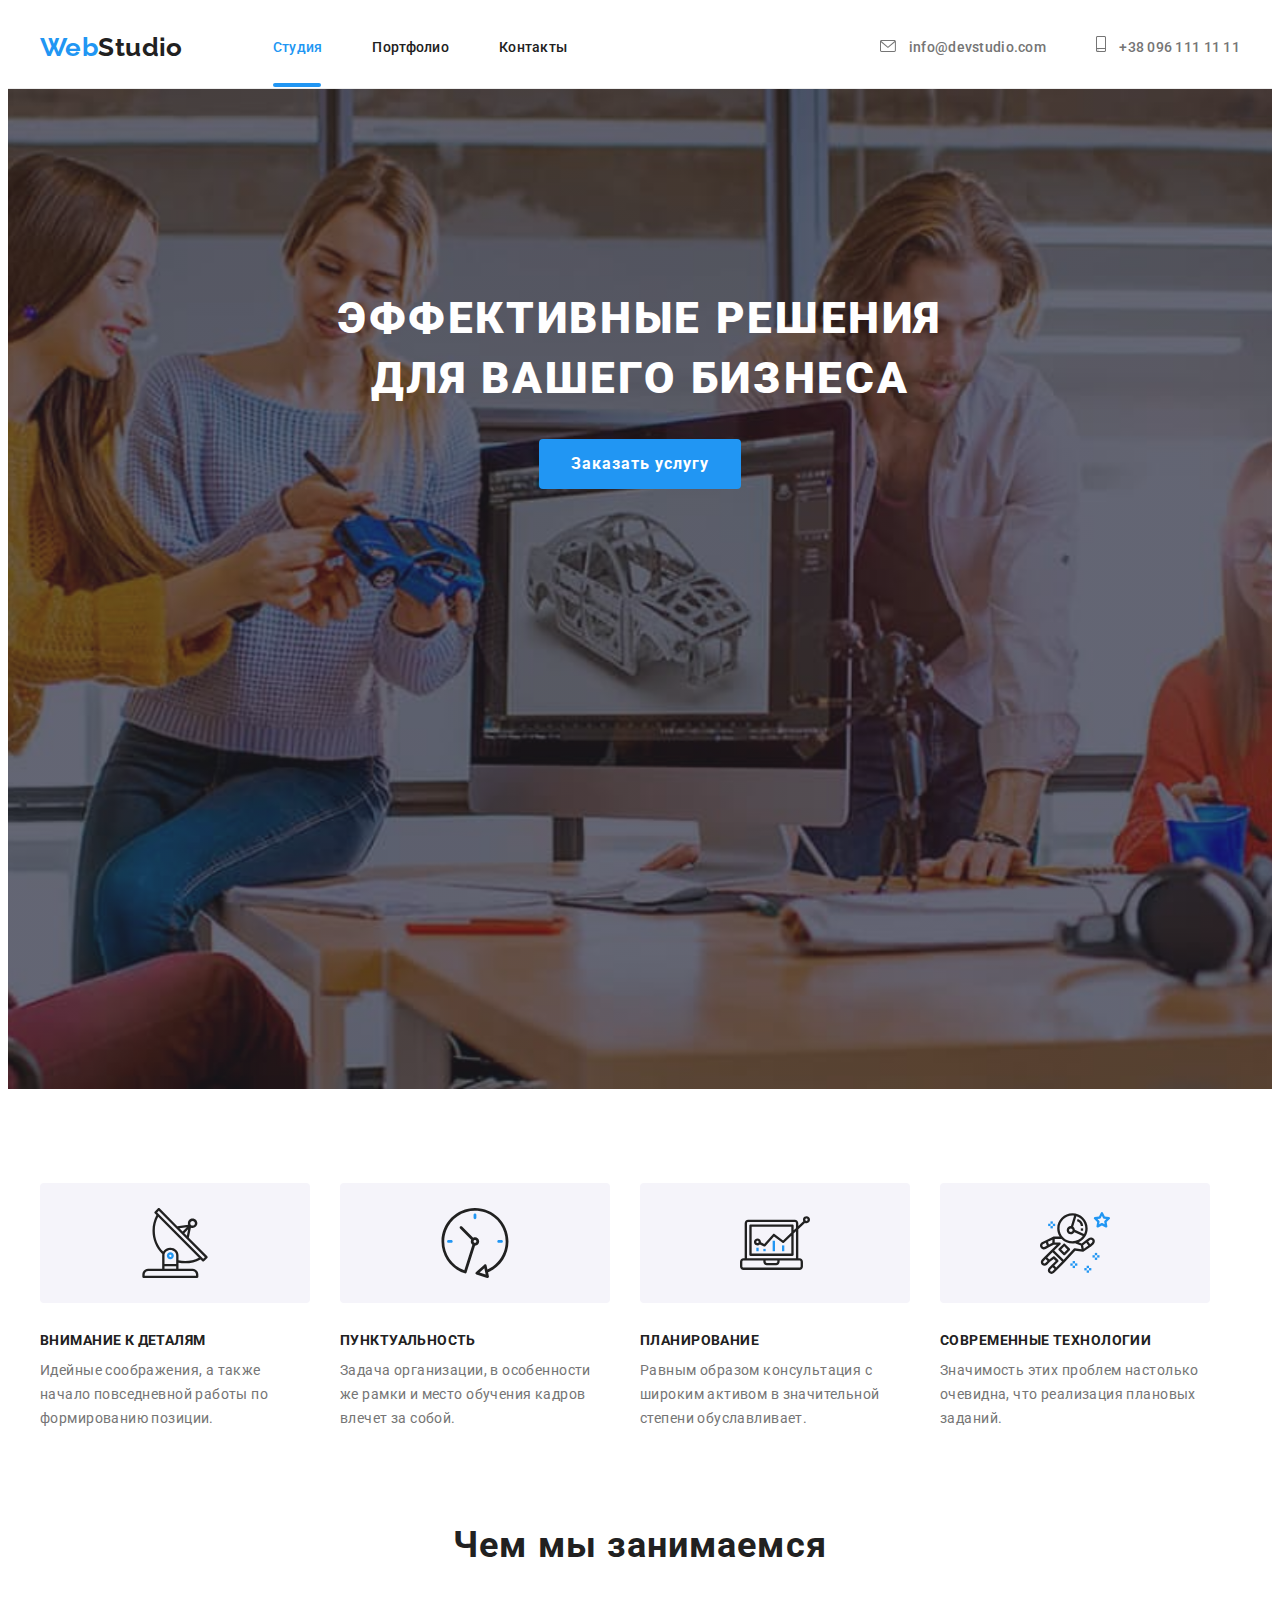
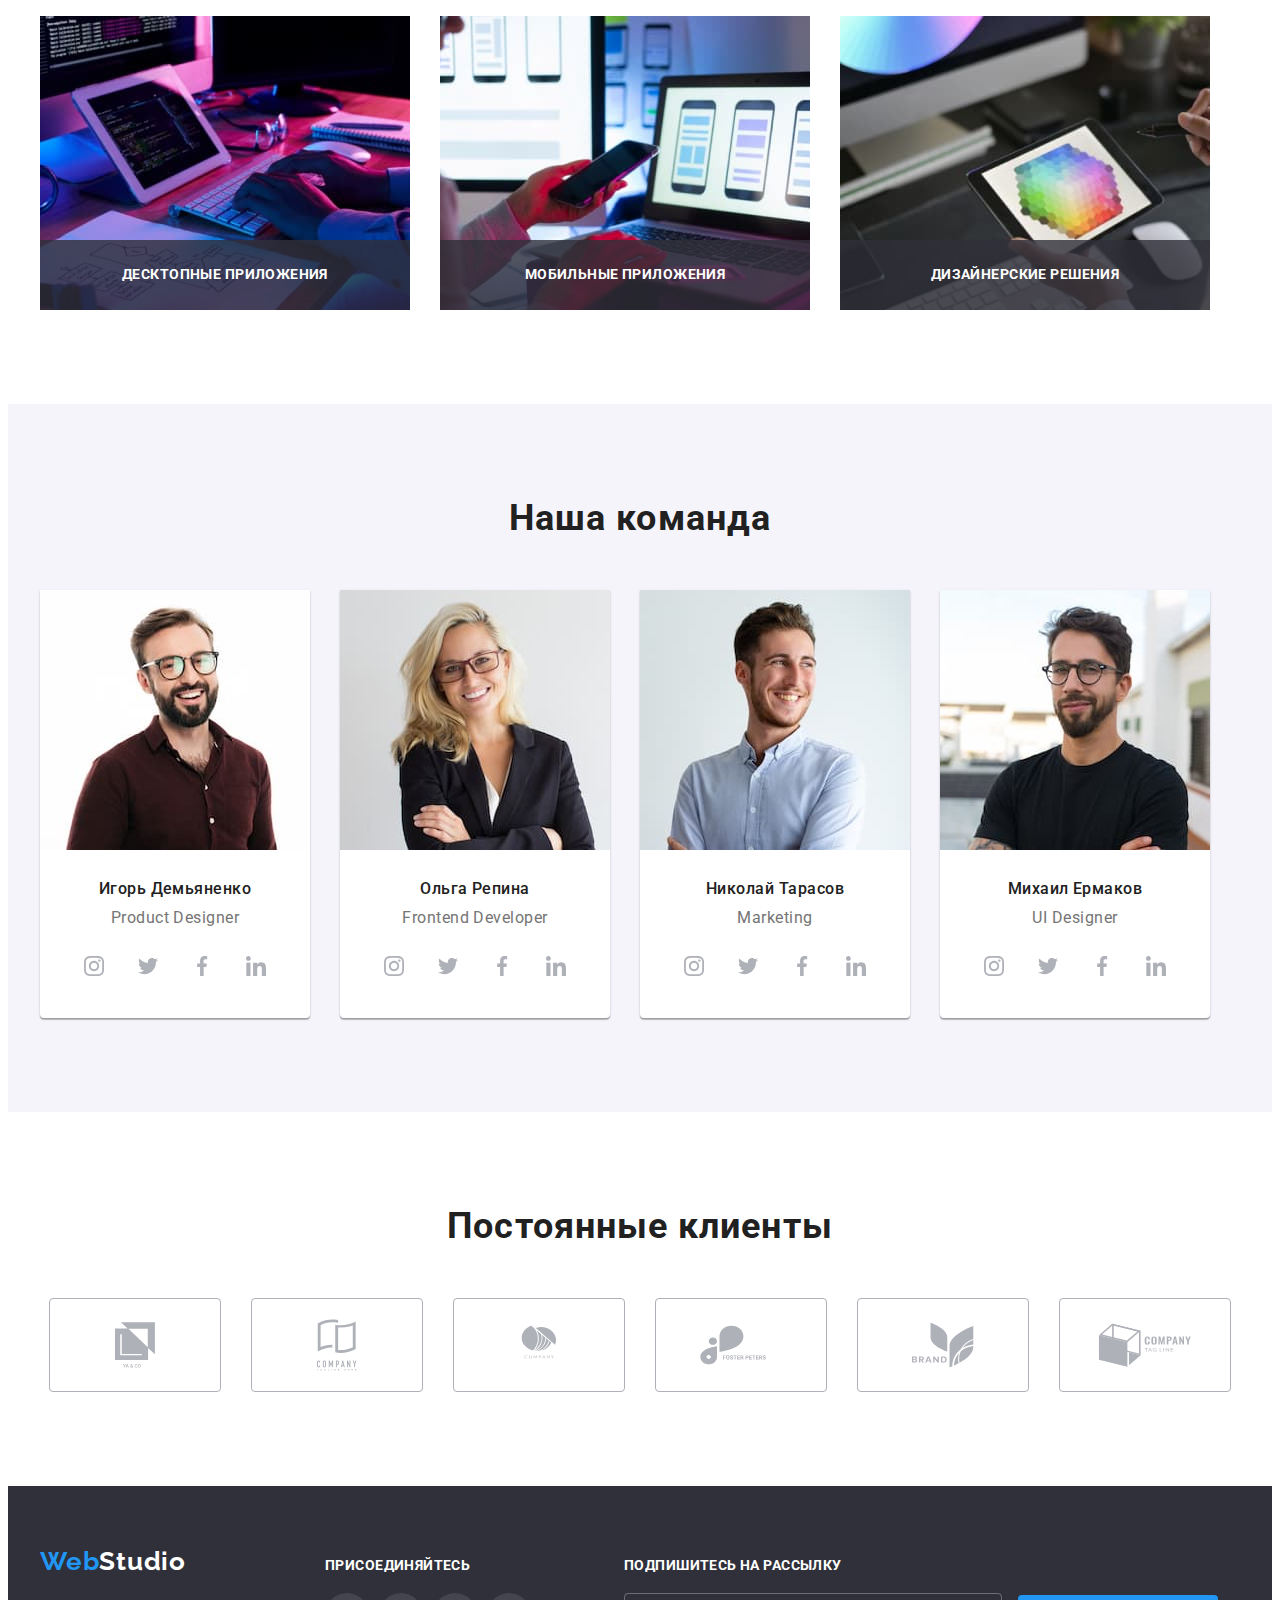
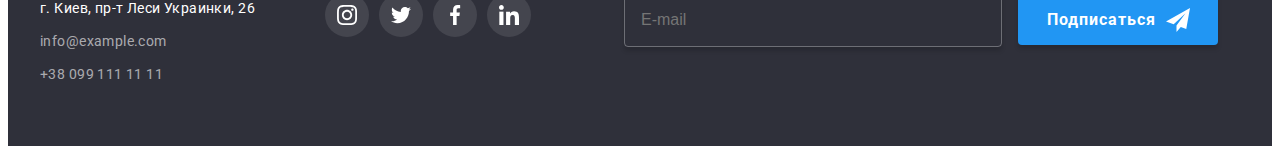
<file: index.html>
<!DOCTYPE html>
<html lang="ru">
  <head>
    <meta charset="UTF-8" />
    <meta http-equiv="X-UA-Compatible" content="IE=edge" />
    <meta name="viewport" content="width=device-width, initial-scale=1.0" />
    <title>WebStudio|Веб-Студия</title>
    <link rel="preconnect" href="https://fonts.gstatic.com" />
    <link
      href="https://fonts.googleapis.com/css2?family=Raleway:wght@700&family=Roboto:wght@400;500;700;900&display=swap"
      rel="stylesheet"
    />
    <link
      rel="stylesheet"
      href="https://cdnjs.cloudflare.com/ajax/libs/modern-normalize/1.0.0/modern-normalize.min.css"
      integrity="sha512-ISS7cAi1PEhQ8jnbJpJZMd29NlhNj4AWYyLOSp2CE/CsHxTCu+r+t0D2yoJudVrd0/8fTVPUVDzY5Tvli75u/g=="
      crossorigin="anonymous"
    />
    <link rel="stylesheet" href="css/main.min.css" />
  </head>
  <body>
    <!--шапка страницы-->
    <header class="header-main">
      <!--меню навигации-->
      <div class="container header-main__container">
        <nav class="header-main__nav">
          <a class="logo" lang="en" href="index.html"
            ><span class="logo-web">Web</span>Studio</a
          >
          <ul class="website-nav-list">
            <li class="website-nav-list__item">
              <a class="website-nav-list__link--current" href="index.html"
                >Студия</a
              >
            </li>
            <li class="website-nav-list__item">
              <a class="website-nav-list__link" href="portfolio.html"
                >Портфолио</a
              >
            </li>
            <li class="website-nav-list__item">
              <a class="website-nav-list__link" href="#address">Контакты</a>
            </li>
          </ul>
        </nav>
        <ul class="contacts-nav-list">
          <li class="contacts-nav-list__item">
            <a class="contacts-nav-list__link" href="mailto:info@devstudio.com"
              ><svg class="contacts-nav-list__icon" width="16" height="12">
                <use href="./images/sprite.svg#icon-mail"></use>
              </svg>
              info@devstudio.com</a
            >
          </li>
          <li class="contacts-nav-list__item">
            <a class="contacts-nav-list__link" href="tel:+380961111111">
              <svg class="contacts-nav-list__icon" width="10" height="16">
                <use href="./images/sprite.svg#icon-smartphone"></use>
              </svg>
              +38 096 111 11 11</a
            >
          </li>
        </ul>
      </div>
    </header>
    <!--Основной контент-->
    <main>
      <!--Контейнер для заказа-->
      <section class="section section-hero">
        <div class="container">
          <h1 class="section-hero__title">
            Эффективные решения для вашего бизнеса
          </h1>
          <button class="section-hero__button" type="button" data-modal-open>
            Заказать услугу
          </button>
        </div>
      </section>

      <!--Секция особенностей-->
      <section class="section">
        <div class="container">
          <ul class="feature-list">
            <li class="feature-list__item">
              <div class="feature-list__link">
                <svg class="feature-list__icon">
                  <use
                    class="feature-list__icon"
                    href="./images/sprite.svg#icon-antenna"
                  ></use>
                </svg>
              </div>
              <h3 class="feature-list__title">Внимание к деталям</h3>
              <p class="feature-list__text">
                Идейные соображения, а также начало повседневной работы по
                формированию позиции.
              </p>
            </li>
            <li class="feature-list__item">
              <div class="feature-list__link">
                <svg class="feature-list__icon">
                  <use
                    class="feature-list__icon"
                    href="./images/sprite.svg#icon-clock"
                  ></use>
                </svg>
              </div>
              <h3 class="feature-list__title">Пунктуальность</h3>
              <p class="feature-list__text">
                Задача организации, в особенности же рамки и место обучения
                кадров влечет за собой.
              </p>
            </li>
            <li class="feature-list__item">
              <div class="feature-list__link">
                <svg class="feature-list__icon">
                  <use
                    class="feature-list__icon"
                    href="./images/sprite.svg#icon-diagram"
                  ></use>
                </svg>
              </div>
              <h3 class="feature-list__title">Планирование</h3>
              <p class="feature-list__text">
                Равным образом консультация с широким активом в значительной
                степени обуславливает.
              </p>
            </li>
            <li class="feature-list__item">
              <div class="feature-list__link">
                <svg class="feature-list__icon">
                  <use
                    class="feature-list__icon"
                    href="./images/sprite.svg#icon-astronaut"
                  ></use>
                </svg>
              </div>
              <h3 class="feature-list__title">Современные технологии</h3>
              <p class="feature-list__text">
                Значимость этих проблем настолько очевидна, что реализация
                плановых заданий.
              </p>
            </li>
          </ul>
        </div>
      </section>
      <!--Секция чем мы занимаемся-->
      <section class="section we-make">
        <div class="container">
          <h2 class="we-make__title">Чем мы занимаемся</h2>
          <ul class="we-make__list">
            <li class="we-make__item">
              <img
                src="./images/box1.jpg"
                alt="фото верстка сайта"
                width="370"
              />
              <p class="we-make__text">Десктопные приложения</p>
            </li>
            <li class="we-make__item">
              <img
                src="./images/box2.jpg"
                alt="фото стилизация сайта"
                width="370"
              />
              <p class="we-make__text">Мобильные приложения</p>
            </li>
            <li class="we-make__item">
              <img
                src="./images/box3.jpg"
                alt="фото палитра цвета"
                width="370"
              />
              <p class="we-make__text">Дизайнерские решения</p>
            </li>
          </ul>
        </div>
      </section>
      <!--Наша команда-->
      <section class="section section-team">
        <div class="container">
          <h2 class="section-team__title">Наша команда</h2>
          <ul class="section-team__list">
            <li class="section-team__item">
              <img
                src="./images/img.jpg"
                alt="фото мужчины в очках"
                width="270"
              />
              <div class="section-team-card">
                <h3 class="section-team-card__title">Игорь Демьяненко</h3>
                <p class="section-team-card__profession" lang="en">
                  Product Designer
                </p>
                <ul class="section-team-card__social--list">
                  <li class="section-team-card__item">
                    <a href="" class="section-team-card__link">
                      <svg class="section-team-card__icon">
                        <use href="./images/sprite.svg#icon-instagram"></use>
                      </svg>
                    </a>
                  </li>
                  <li class="section-team-card__item">
                    <a href="" class="section-team-card__link">
                      <svg class="section-team-card__icon">
                        <use href="./images/sprite.svg#icon-twitter"></use>
                      </svg>
                    </a>
                  </li>
                  <li class="section-team-card__item">
                    <a href="" class="section-team-card__link">
                      <svg class="section-team-card__icon">
                        <use href="./images/sprite.svg#icon-facebook"></use>
                      </svg>
                    </a>
                  </li>
                  <li class="section-team-card__item">
                    <a href="" class="section-team-card__link">
                      <svg class="section-team-card__icon">
                        <use href="./images/sprite.svg#icon-linkedin"></use>
                      </svg>
                    </a>
                  </li>
                </ul>
              </div>
            </li>
            <li class="section-team__item">
              <img
                src="./images/img2.jpg"
                alt="фото женщины в очках"
                width="270"
              />
              <div class="section-team-card">
                <h3 class="section-team-card__title">Ольга Репина</h3>
                <p class="section-team-card__profession" lang="en">
                  Frontend Developer
                </p>
                <ul class="section-team-card__social--list">
                  <li class="section-team-card__item">
                    <a href="" class="section-team-card__link">
                      <svg class="section-team-card__icon">
                        <use href="./images/sprite.svg#icon-instagram"></use>
                      </svg>
                    </a>
                  </li>
                  <li class="section-team-card__item">
                    <a href="" class="section-team-card__link">
                      <svg class="section-team-card__icon">
                        <use href="./images/sprite.svg#icon-twitter"></use>
                      </svg>
                    </a>
                  </li>
                  <li class="section-team-card__item">
                    <a href="" class="section-team-card__link">
                      <svg class="section-team-card__icon">
                        <use href="./images/sprite.svg#icon-facebook"></use>
                      </svg>
                    </a>
                  </li>
                  <li class="section-team-card__item">
                    <a href="" class="section-team-card__link">
                      <svg class="section-team-card__icon">
                        <use href="./images/sprite.svg#icon-linkedin"></use>
                      </svg>
                    </a>
                  </li>
                </ul>
              </div>
            </li>
            <li class="section-team__item">
              <img src="./images/img3.jpg" alt="фото мужчины" width="270" />
              <div class="section-team-card">
                <h3 class="section-team-card__title">Николай Тарасов</h3>
                <p class="section-team-card__profession" lang="en">Marketing</p>
                <ul class="section-team-card__social--list">
                  <li class="section-team-card__item">
                    <a href="" class="section-team-card__link">
                      <svg class="section-team-card__icon">
                        <use href="./images/sprite.svg#icon-instagram"></use>
                      </svg>
                    </a>
                  </li>
                  <li class="section-team-card__item">
                    <a href="" class="section-team-card__link">
                      <svg class="section-team-card__icon">
                        <use href="./images/sprite.svg#icon-twitter"></use>
                      </svg>
                    </a>
                  </li>
                  <li class="section-team-card__item">
                    <a href="" class="section-team-card__link">
                      <svg class="section-team-card__icon">
                        <use href="./images/sprite.svg#icon-facebook"></use>
                      </svg>
                    </a>
                  </li>
                  <li class="section-team-card__item">
                    <a href="" class="section-team-card__link">
                      <svg class="section-team-card__icon">
                        <use href="./images/sprite.svg#icon-linkedin"></use>
                      </svg>
                    </a>
                  </li>
                </ul>
              </div>
            </li>
            <li class="section-team__item">
              <img
                src="./images/img4.jpg"
                alt="фото мужчина в очках"
                width="270"
              />
              <div class="section-team-card">
                <h3 class="section-team-card__title">Михаил Ермаков</h3>
                <p class="section-team-card__profession" lang="en">
                  UI Designer
                </p>
                <ul class="section-team-card__social--list">
                  <li class="section-team-card__item">
                    <a href="" class="section-team-card__link">
                      <svg class="section-team-card__icon">
                        <use href="./images/sprite.svg#icon-instagram"></use>
                      </svg>
                    </a>
                  </li>
                  <li class="section-team-card__item">
                    <a href="" class="section-team-card__link">
                      <svg class="section-team-card__icon">
                        <use href="./images/sprite.svg#icon-twitter"></use>
                      </svg>
                    </a>
                  </li>
                  <li class="section-team-card__item">
                    <a href="" class="section-team-card__link">
                      <svg class="section-team-card__icon">
                        <use href="./images/sprite.svg#icon-facebook"></use>
                      </svg>
                    </a>
                  </li>
                  <li class="section-team-card__item">
                    <a href="" class="section-team-card__link">
                      <svg class="section-team-card__icon">
                        <use href="./images/sprite.svg#icon-linkedin"></use>
                      </svg>
                    </a>
                  </li>
                </ul>
              </div>
            </li>
          </ul>
        </div>
      </section>
      <!--Постоянные-клиенты -->
      <section class="section section-client">
        <h2 class="section-client__title">Постоянные клиенты</h2>
        <ul class="section-client__list">
          <li class="section-client__company--item">
            <a href="" class="section-client__company--icon">
              <svg width="40" height="46">
                <use href="./images/sprite.svg#icon-company-yaco"></use>
              </svg>
            </a>
          </li>
          <li class="section-client__company--item">
            <a href="" class="section-client__company--icon">
              <svg width="40" height="52">
                <use href="./images/sprite.svg#icon-company-tagline-here"></use>
              </svg>
            </a>
          </li>
          <li class="section-client__company--item">
            <a href="" class="section-client__company--icon">
              <svg width="42" height="44">
                <use href="./images/sprite.svg#icon-company-company"></use>
              </svg>
            </a>
          </li>
          <li class="section-client__company--item">
            <a href="" class="section-client__company--icon">
              <svg width="84" height="40">
                <use
                  href="./images/sprite.svg#icon-company-foster-peters"
                ></use>
              </svg>
            </a>
          </li>
          <li class="section-client__company--item">
            <a href="" class="section-client__company--icon">
              <svg width="62" height="46">
                <use href="./images/sprite.svg#icon-company-brand"></use>
              </svg>
            </a>
          </li>
          <li class="section-client__company--item">
            <a href="" class="section-client__company--icon">
              <svg width="94" height="44">
                <use href="./images/sprite.svg#icon-company-tag-line"></use>
              </svg>
            </a>
          </li>
        </ul>
      </section>
    </main>
    <!--подвал страницы-->
    <footer class="footer">
      <div class="container footer-container">
        <!--Адрес и контакты-->
        <address class="footer-address" id="address">
          <a class="logo-white" lang="en" href="index.html"
            ><span class="logo-web">Web</span>Studio</a
          >
          <a
            class="footer-address__location"
            href="https://goo.gl/maps/ibRqbfUvFssrjPC37"
            target="_blank"
            rel="noreferrer noopener"
            >г. Киев, пр-т Леси Украинки, 26</a
          >
          <a class="footer-address__link" href="mailto:info@example.com"
            >info@example.com</a
          >
          <a class="footer-address__link" href="tel:+380991111111"
            >+38 099 111 11 11</a
          >
        </address>
        <div class="footer-social-container">
          <p class="footer-social-container__title">присоединяйтесь</p>
          <ul class="footer-social-container__list">
            <li class="footer-social-container__item">
              <a href="" class="footer-social-container__link">
                <svg class="footer-social-container__icon">
                  <use href="./images/sprite.svg#icon-instagram"></use>
                </svg>
              </a>
            </li>
            <li class="footer-social-container__item">
              <a href="" class="footer-social-container__link">
                <svg class="footer-social-container__icon">
                  <use href="./images/sprite.svg#icon-twitter"></use>
                </svg>
              </a>
            </li>
            <li class="footer-social-container__item">
              <a href="" class="footer-social-container__link">
                <svg class="footer-social-container__icon">
                  <use href="./images/sprite.svg#icon-facebook"></use>
                </svg>
              </a>
            </li>
            <li class="footer-social-container__item">
              <a href="" class="footer-social-container__link">
                <svg class="footer-social-container__icon">
                  <use href="./images/sprite.svg#icon-linkedin"></use>
                </svg>
              </a>
            </li>
          </ul>
        </div>
        <div class="footer-subscribe-container">
          <p class="footer-subscribe-container__title">
            Подпишитесь на рассылку
          </p>
          <div class="footer-subscribe-container__form--container">
            <form class="footer-subscribe-container__form">
              <input
                class="footer-subscribe-container__input"
                type="email"
                name="email"
                id="email"
                placeholder="E-mail"
              />
              <button
                class="footer-subscribe-container__button--subscribe"
                type="submit"
              >
                Подписаться<svg
                  class="footer-subscribe-container__icon--send"
                  width="24"
                  height="24"
                >
                  <use href="./images/sprite.svg#icon-send"></use>
                </svg>
              </button>
            </form>
          </div>
        </div>
      </div>
    </footer>
    <!-- ===============МОДАЛЬНОЕ ОКНО=============== -->
    <div class="backdrop is-hidden" data-modal>
      <div class="modal">
        <button class="modal__close--button" type="button" data-modal-close>
          <svg class="modal__icon--close">
            <use href="./images/sprite.svg#icon-close"></use>
          </svg>
        </button>
        <form action="#" class="modal__form">
          <p class="modal__head">Оставьте свои данные, мы вам перезвоним</p>
          <label class="modal__field"
            >Имя
            <span class="modal__wrapper">
              <input
                class="modal__input"
                type="text"
                name="name"
                minlength="2"
                title="Введите свое имя"
                required
              />
              <svg class="modal__icon" width="18" height="18">
                <use href="./images/sprite.svg#icon-person"></use>
              </svg>
            </span>
          </label>
          <label class="modal__field"
            >Телефон
            <span class="modal__wrapper">
              <input
                class="modal__input"
                type="tel"
                name="phone"
                minlength="9"
                title="Введите номер телефон в фортате +380111222333"
                required
              />
              <svg class="modal__icon" width="18" height="18">
                <use href="./images/sprite.svg#icon-phone"></use>
              </svg>
            </span>
          </label>
          <label class="modal__field"
            >Почта
            <span class="modal__wrapper">
              <input
                class="modal__input"
                type="email"
                name="email"
                title="Введите почтовый ящик"
                required
              />
              <svg class="modal__icon" width="18" height="18">
                <use href="./images/sprite.svg#icon-email"></use>
              </svg>
            </span>
          </label>
          <label class="modal__field"
            >Комментарий
            <textarea
              class="modal__comments"
              name="comments"
              placeholder="Введите текст"
              title="Тут можно ввести свой комментарий"
            ></textarea>
          </label>
          <input
            class="modal__checkbox visually-hidden {"
            type="checkbox"
            name="checkbox-policy"
            id="checkbox-policy"
            required
          />
          <label class="modal__checkbox--policy" for="checkbox-policy"
            >Соглашаюсь с рассылкой и принимаю
            <a class="modal__link" href="#">Условия договора</a>
          </label>
          <button class="modal__submit--button" type="submit">Отправить</button>
        </form>
      </div>
    </div>
    <script src="./js/modal.js"></script>
  </body>
</html>
</file>
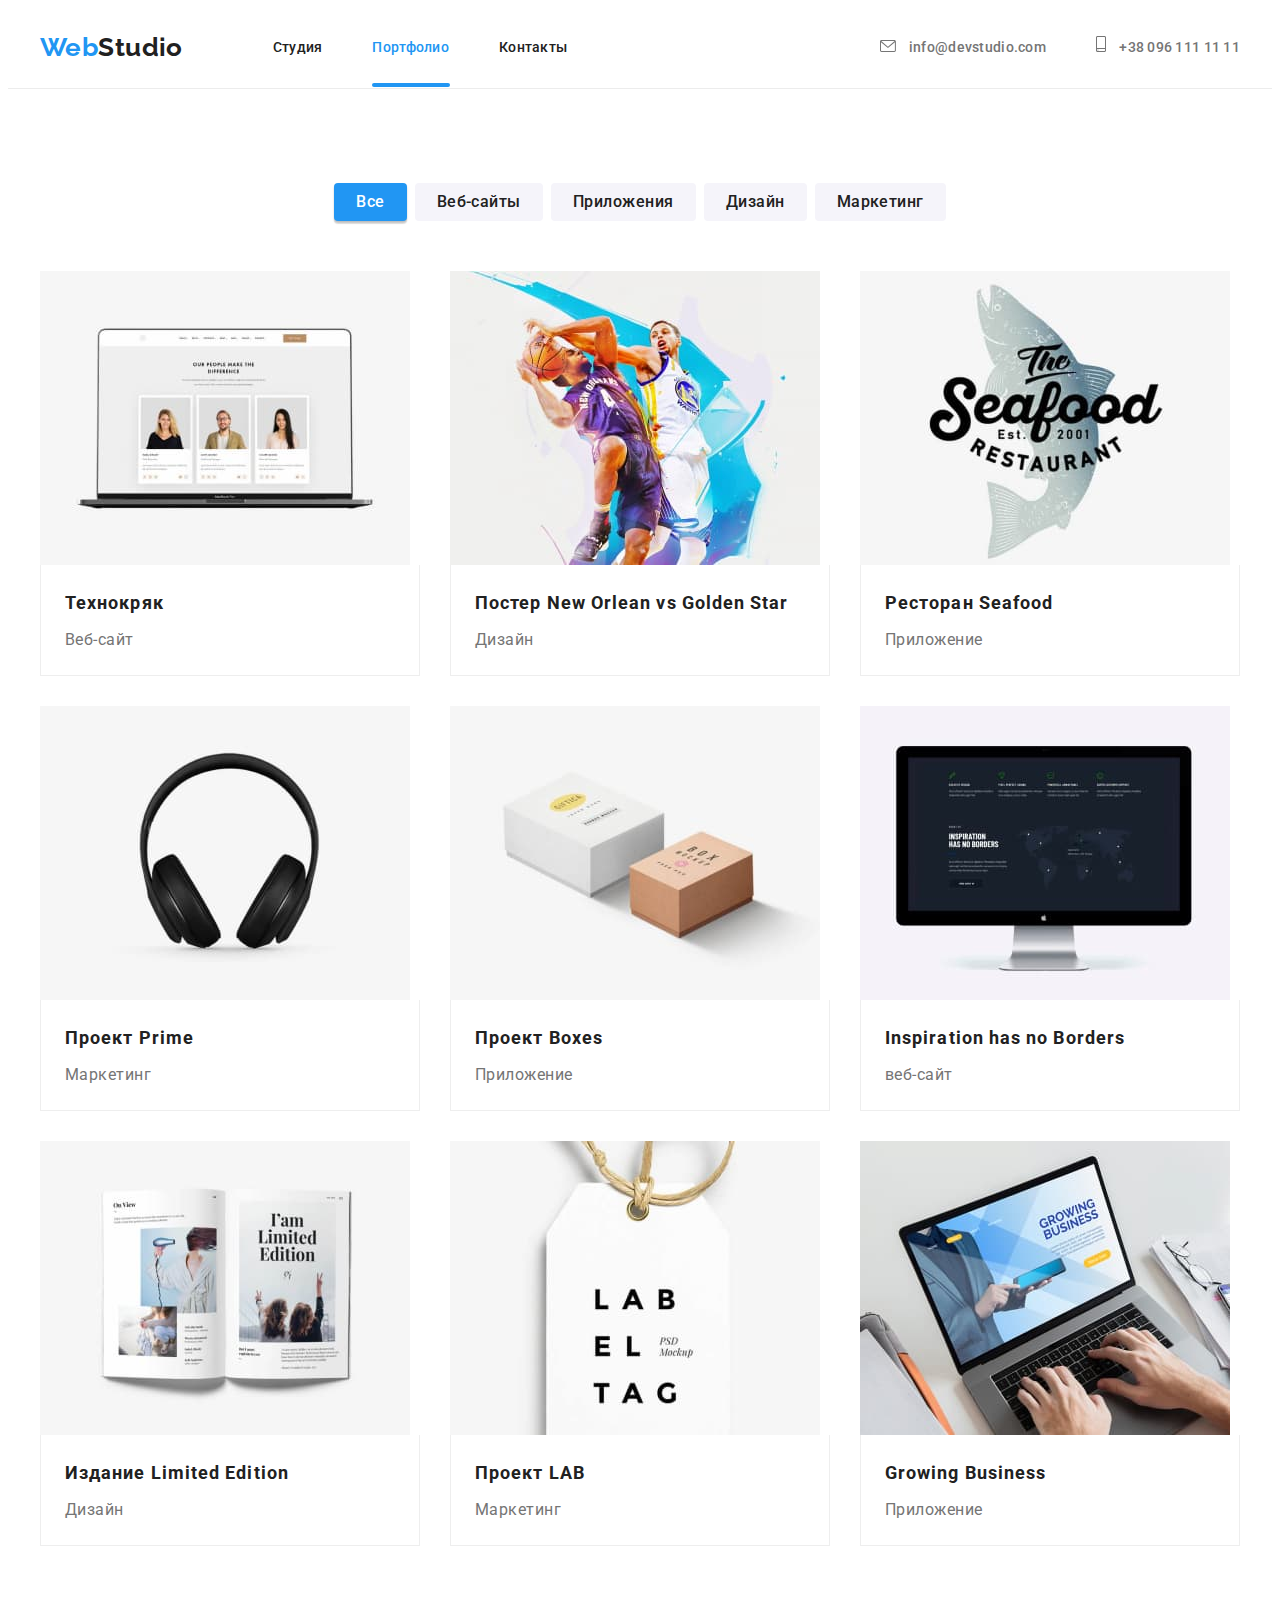
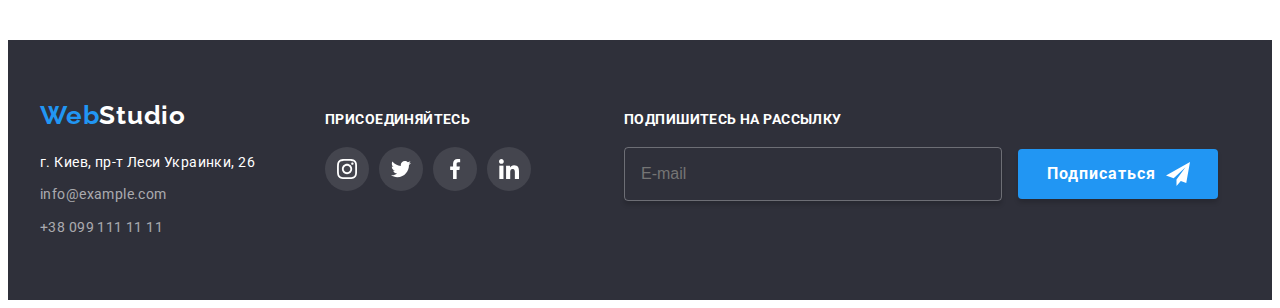
<file: portfolio.html>
<!DOCTYPE html>
<html lang="ru">
  <head>
    <meta charset="UTF-8" />
    <meta http-equiv="X-UA-Compatible" content="IE=edge" />
    <meta name="viewport" content="width=device-width, initial-scale=1.0" />
    <title>Portfolio|Портфолио</title>
    <link rel="preconnect" href="https://fonts.gstatic.com" />
    <link
      href="https://fonts.googleapis.com/css2?family=Raleway:wght@700&family=Roboto:wght@400;500;700;900&display=swap"
      rel="stylesheet"
    />
    <link
      rel="stylesheet"
      href="https://cdnjs.cloudflare.com/ajax/libs/modern-normalize/1.0.0/modern-normalize.min.css"
      integrity="sha512-ISS7cAi1PEhQ8jnbJpJZMd29NlhNj4AWYyLOSp2CE/CsHxTCu+r+t0D2yoJudVrd0/8fTVPUVDzY5Tvli75u/g=="
      crossorigin="anonymous"
    />
    <link rel="stylesheet" href="css/main.min.css" />
  </head>
  <body>
    <!--заголовок портфолио-->
    <h1 class="visually-hidden-portfolio">Cкрытый заголовок Портфолио</h1>
    <!--шапка страницы портфолио-->
    <header class="header-main">
      <!--меню навигации-->
      <div class="container header-main__container">
        <nav class="header-main__nav">
          <a class="logo" lang="en" href="index.html"
            ><span class="logo-web">Web</span>Studio</a
          >
          <ul class="website-nav-list">
            <li class="website-nav-list__item">
              <a class="website-nav-list__link" href="index.html">Студия</a>
            </li>
            <li class="website-nav-list__item">
              <a
                class="website-nav-list__portfolio--link--current"
                href="portfolio.html"
                >Портфолио</a
              >
            </li>
            <li class="website-nav-list__item">
              <a class="website-nav-list__link" href="#address-portfolio"
                >Контакты</a
              >
            </li>
          </ul>
        </nav>
        <ul class="contacts-nav-list">
          <li class="contacts-nav-list__item">
            <a class="contacts-nav-list__link" href="mailto:info@devstudio.com"
              ><svg class="contacts-nav-list__icon" width="16" height="12">
                <use href="./images/sprite.svg#icon-mail"></use>
              </svg>
              info@devstudio.com</a
            >
          </li>
          <li class="contacts-nav-list__item">
            <a class="contacts-nav-list__link" href="tel:+380961111111">
              <svg class="contacts-nav-list__icon" width="10" height="16">
                <use href="./images/sprite.svg#icon-smartphone"></use>
              </svg>
              +38 096 111 11 11</a
            >
          </li>
        </ul>
      </div>
    </header>
    <!--Основной контент портфолио-->
    <main>
      <!--секция с кнопками-->
      <section class="section">
        <div class="container">
          <ul class="button-filter-list">
            <li class="button-filter-list__item">
              <button class="button-filter-list__button--current" type="button">
                Все
              </button>
            </li>
            <li class="button-filter-list__item">
              <button class="button-filter-list__button" type="button">
                Веб-сайты
              </button>
            </li>
            <li class="button-filter-list__item">
              <button class="button-filter-list__button" type="button">
                Приложения
              </button>
            </li>
            <li class="button-filter-list__item">
              <button class="button-filter-list__button" type="button">
                Дизайн
              </button>
            </li>
            <li class="button-filter-list__item">
              <button class="button-filter-list__button" type="button">
                Маркетинг
              </button>
            </li>
          </ul>
          <!--секция с проектами-->
          <ul class="project-list">
            <li class="project-list__item">
              <a class="project-list__link" href="">
                <div class="project-list__overlay">
                  <img
                    src="./images/portfolio1.jpg"
                    alt="сайт с визитками команды в ноутбуки"
                    width="370"
                  />
                  <p class="project-list__title">
                    Технокряк это современная площадка распространения
                    коронавируса. Компании используют эту платформу для
                    цифрового шпионажа и атак на защищённые сервера конкурентов.
                  </p>
                </div>
                <div class="project-list__content">
                  <h3 class="project-list__headline">Технокряк</h3>
                  <p class="project-list__tagline">Веб-сайт</p>
                </div></a
              >
            </li>
            <li class="project-list__item">
              <a class="project-list__link" href="">
                <div class="project-list__overlay">
                  <img
                    src="./images/portfolio2.jpg"
                    alt="дизайн постера игры в баскетбол"
                    width="370"
                  />
                  <p class="project-list__title">
                    Lorem ipsum, dolor sit amet consectetur adipisicing elit.
                    Natus recusandae dolore, expedita voluptatibus dignissimos
                    adipisci praesentium nesciunt dicta soluta inventore
                    voluptas aut consequuntur ducimus quae. Placeat natus nam
                    possimus corporis.
                  </p>
                </div>
                <div class="project-list__content">
                  <h3 class="project-list__headline">
                    Постер <span lang="en">New Orlean vs Golden Star</span>
                  </h3>
                  <p class="project-list__tagline">Дизайн</p>
                </div></a
              >
            </li>
            <li class="project-list__item">
              <a class="project-list__link" href="">
                <div class="project-list__overlay">
                  <img
                    src="./images/portfolio3.jpg"
                    alt="логотип приложения ресторан Морепродуктов"
                    width="370"
                  />
                  <p class="project-list__title">
                    Lorem ipsum, dolor sit amet consectetur adipisicing elit.
                    Natus recusandae dolore, expedita voluptatibus dignissimos
                    adipisci praesentium nesciunt dicta soluta inventore
                    voluptas aut consequuntur ducimus quae. Placeat natus nam
                    possimus corporis.
                  </p>
                </div>
                <div class="project-list__content">
                  <h3 class="project-list__headline">
                    Ресторан <span lang="en">Seafood</span>
                  </h3>
                  <p class="project-list__tagline">Приложение</p>
                </div></a
              >
            </li>
            <li class="project-list__item">
              <a class="project-list__link" href="">
                <div class="project-list__overlay">
                  <img
                    src="./images/portfolio4.jpg"
                    alt="Наушники"
                    width="370"
                  />
                  <p class="project-list__title">
                    Lorem ipsum, dolor sit amet consectetur adipisicing elit.
                    Natus recusandae dolore, expedita voluptatibus dignissimos
                    adipisci praesentium nesciunt dicta soluta inventore
                    voluptas aut consequuntur ducimus quae. Placeat natus nam
                    possimus corporis.
                  </p>
                </div>
                <div class="project-list__content">
                  <h3 class="project-list__headline">
                    Проект <span lang="en">Prime</span>
                  </h3>
                  <p class="project-list__tagline">Маркетинг</p>
                </div></a
              >
            </li>
            <li class="project-list__item">
              <a class="project-list__link" href="">
                <div class="project-list__overlay">
                  <img
                    src="./images/portfolio5.jpg"
                    alt="два ящика"
                    width="370"
                  />
                  <p class="project-list__title">
                    Lorem ipsum, dolor sit amet consectetur adipisicing elit.
                    Natus recusandae dolore, expedita voluptatibus dignissimos
                    adipisci praesentium nesciunt dicta soluta inventore
                    voluptas aut consequuntur ducimus quae. Placeat natus nam
                    possimus corporis.
                  </p>
                </div>
                <div class="project-list__content">
                  <h3 class="project-list__headline">
                    Проект <span lang="en">Boxes</span>
                  </h3>
                  <p class="project-list__tagline">Приложение</p>
                </div></a
              >
            </li>
            <li class="project-list__item">
              <a class="project-list__link" href="">
                <div class="project-list__overlay">
                  <img
                    src="./images/portfolio6.jpg"
                    alt="моноблок"
                    width="370"
                  />
                  <p class="project-list__title">
                    Lorem ipsum, dolor sit amet consectetur adipisicing elit.
                    Natus recusandae dolore, expedita voluptatibus dignissimos
                    adipisci praesentium nesciunt dicta soluta inventore
                    voluptas aut consequuntur ducimus quae. Placeat natus nam
                    possimus corporis.
                  </p>
                </div>
                <div class="project-list__content">
                  <h3 class="project-list__headline" lang="en">
                    Inspiration has no Borders
                  </h3>
                  <p class="project-list__tagline">веб-сайт</p>
                </div></a
              >
            </li>
            <li class="project-list__item">
              <a class="project-list__link" href="">
                <div class="project-list__overlay">
                  <img
                    src="./images/portfolio7.jpg"
                    alt="открытый журнал"
                    width="370"
                  />
                  <p class="project-list__title">
                    Lorem ipsum, dolor sit amet consectetur adipisicing elit.
                    Natus recusandae dolore, expedita voluptatibus dignissimos
                    adipisci praesentium nesciunt dicta soluta inventore
                    voluptas aut consequuntur ducimus quae. Placeat natus nam
                    possimus corporis.
                  </p>
                </div>
                <div class="project-list__content">
                  <h3 class="project-list__headline">
                    Издание <span lang="en">Limited Edition</span>
                  </h3>
                  <p class="project-list__tagline">Дизайн</p>
                </div></a
              >
            </li>
            <li class="project-list__item">
              <a class="project-list__link" href="">
                <div class="project-list__overlay">
                  <img src="./images/portfolio8.jpg" alt="бирка" width="370" />
                  <p class="project-list__title">
                    Lorem ipsum, dolor sit amet consectetur adipisicing elit.
                    Natus recusandae dolore, expedita voluptatibus dignissimos
                    adipisci praesentium nesciunt dicta soluta inventore
                    voluptas aut consequuntur ducimus quae. Placeat natus nam
                    possimus corporis.
                  </p>
                </div>
                <div class="project-list__content">
                  <h3 class="project-list__headline">
                    Проект <span lang="en">LAB</span>
                  </h3>
                  <p class="project-list__tagline">Маркетинг</p>
                </div></a
              >
            </li>
            <li class="project-list__item">
              <a class="project-list__link" href="">
                <div class="project-list__overlay">
                  <img
                    src="./images/portfolio9.jpg"
                    alt="мужчина работает на ноутбуке"
                    width="370"
                  />
                  <p class="project-list__title">
                    Lorem ipsum, dolor sit amet consectetur adipisicing elit.
                    Natus recusandae dolore, expedita voluptatibus dignissimos
                    adipisci praesentium nesciunt dicta soluta inventore
                    voluptas aut consequuntur ducimus quae. Placeat natus nam
                    possimus corporis.
                  </p>
                </div>
                <div class="project-list__content">
                  <h3 class="project-list__headline" lang="en">
                    Growing Business
                  </h3>
                  <p class="project-list__tagline">Приложение</p>
                </div></a
              >
            </li>
          </ul>
        </div>
      </section>
    </main>
    <!--подвал страницы портфолио-->
    <footer class="footer">
      <div class="container footer-container">
        <!--Адрес и контакты-->
        <address class="footer-address" id="address-portfolio">
          <a class="logo-white" lang="en" href="index.html"
            ><span class="logo-web">Web</span>Studio</a
          >
          <a
            class="footer-address__location"
            href="https://goo.gl/maps/ibRqbfUvFssrjPC37"
            target="_blank"
            rel="noreferrer noopener"
            >г. Киев, пр-т Леси Украинки, 26</a
          >
          <a class="footer-address__link" href="mailto:info@example.com"
            >info@example.com</a
          >
          <a class="footer-address__link" href="tel:+380991111111"
            >+38 099 111 11 11</a
          >
        </address>
        <div class="footer-social-container">
          <p class="footer-social-container__title">присоединяйтесь</p>
          <ul class="footer-social-container__list">
            <li class="footer-social-container__item">
              <a href="" class="footer-social-container__link">
                <svg class="footer-social-container__icon">
                  <use href="./images/sprite.svg#icon-instagram"></use>
                </svg>
              </a>
            </li>
            <li class="footer-social-container__item">
              <a href="" class="footer-social-container__link">
                <svg class="footer-social-container__icon">
                  <use href="./images/sprite.svg#icon-twitter"></use>
                </svg>
              </a>
            </li>
            <li class="footer-social-container__item">
              <a href="" class="footer-social-container__link">
                <svg class="footer-social-container__icon">
                  <use href="./images/sprite.svg#icon-facebook"></use>
                </svg>
              </a>
            </li>
            <li class="footer-social-container__item">
              <a href="" class="footer-social-container__link">
                <svg class="footer-social-container__icon">
                  <use href="./images/sprite.svg#icon-linkedin"></use>
                </svg>
              </a>
            </li>
          </ul>
        </div>
        <div class="footer-subscribe-container">
          <p class="footer-subscribe-container__title">
            Подпишитесь на рассылку
          </p>
          <div class="footer-subscribe-container__form--container">
            <form class="footer-subscribe-container__form">
              <input
                class="footer-subscribe-container__input"
                type="email"
                name="email"
                id="email"
                placeholder="E-mail"
              />
              <button
                class="footer-subscribe-container__button--subscribe"
                type="submit"
              >
                Подписаться<svg
                  class="footer-subscribe-container__icon--send"
                  width="24"
                  height="24"
                >
                  <use href="./images/sprite.svg#icon-send"></use>
                </svg>
              </button>
            </form>
          </div>
        </div>
      </div>
    </footer>
  </body>
</html>
</file>
<file: css/main.min.css>
:root{--title-text-color: #212121;--title-text-color-secondary: #ffffff;--primary-text-color: #757575;--accent-text-color: #2196f3;--icon-color: #afb1b8}h1,h2,h3,h4,h5,h6,p,ul{margin-top:0;margin-bottom:0;padding-left:0}ul{list-style:none}a{text-decoration:none}img{display:block}address{font-style:normal}body{background-color:#ffffff;color:var(--primary-text-color);font-family:'Roboto', sans-serif;font-family:'Raleway', sans-serif;letter-spacing:0.03em;font-size:14px;line-height:1.7}.section{padding-top:94px;padding-bottom:94px}.visually-hidden{position:absolute !important;clip:rect(1px 1px 1px 1px);clip:rect(1px, 1px, 1px, 1px);padding:0 !important;border:0 !important;height:1px !important;width:1px !important;overflow:hidden}.container{margin-left:auto;margin-right:auto;padding-left:15px;padding-right:15px;width:1200px}.header-main{color:var(--title-text-color-secondary);display:flex;align-items:center;border-bottom:1px solid #ececec;padding-top:24px;padding-bottom:25px}.header-main__container{display:flex;align-items:center;justify-content:space-between}.header-main__nav{display:flex;align-items:center}.website-nav-list{display:flex;align-items:center}.website-nav-list__item:not(:last-child){margin-right:50px}.website-nav-list__link{font-family:'Roboto', sans-serif;font-weight:500;font-size:14px;line-height:1.14;letter-spacing:0.02em;color:var(--title-text-color);position:relative;padding-top:32px;padding-bottom:32px;transition:color 250ms cubic-bezier(0.4, 0, 0.2, 1)}.website-nav-list__link:hover,.website-nav-list__link:focus{color:var(--accent-text-color)}.website-nav-list__link--current{font-family:'Roboto', sans-serif;font-weight:500;font-size:14px;line-height:1.14;letter-spacing:0.02em;color:var(--accent-text-color);position:relative;padding-top:32px;padding-bottom:32px}.website-nav-list__link--current::after{content:'';display:block;position:absolute;bottom:0;left:0;background-color:var(--accent-text-color);width:48px;height:4px;border:0;border-radius:2px}.website-nav-list__portfolio--link--current{font-family:'Roboto', sans-serif;font-weight:500;font-size:14px;line-height:1.14;letter-spacing:0.02em;color:var(--accent-text-color);position:relative;padding-top:32px;padding-bottom:32px}.website-nav-list__portfolio--link--current::after{content:'';display:block;position:absolute;bottom:0;left:0;background-color:var(--accent-text-color);width:78px;height:4px;border:0;border-radius:2px}.logo-web{color:var(--accent-text-color)}.logo{color:var(--title-text-color);font-family:'Raleway', sans-serif;font-weight:700;font-size:26px;line-height:1.19;margin-right:90px;transition:color 250ms cubic-bezier(0.4, 0, 0.2, 1)}.logo:hover,.logo:focus{color:var(--accent-text-color)}.backdrop{position:fixed;top:0;left:0;width:100%;height:100%;background-color:rgba(0,0,0,0.2);z-index:100;transition:opacity 250ms cubic-bezier(0.4, 0, 0.2, 1),visibility 250ms cubic-bezier(0.4, 0, 0.2, 1)}.is-hidden{opacity:0;visibility:hidden;pointer-events:none}.contacts-nav-list{display:flex;align-items:center}.contacts-nav-list__item:last-child{margin-left:50px}.contacts-nav-list__link{font-family:'Roboto', sans-serif;font-weight:500;font-size:14px;line-height:1.14;letter-spacing:0.02em;color:var(--primary-text-color);transition:color 250ms cubic-bezier(0.4, 0, 0.2, 1)}.contacts-nav-list__link:hover,.contacts-nav-list__link:focus{color:var(--accent-text-color)}.contacts-nav-list__icon{margin-right:10px;fill:currentColor;transition:fill 250ms cubic-bezier(0.4, 0, 0.2, 1)}.contacts-nav-list__icon:hover,.contacts-nav-list__icon:focus{fill:var(--accent-text-color)}.feature-list{display:flex}.feature-list__item:not(:last-child){margin-right:30px}.feature-list__item:not(:last-child){width:270px}.feature-list__title{font-family:'Roboto', sans-serif;font-weight:700;font-size:14px;line-height:1.14;letter-spacing:0.03em;text-transform:uppercase;color:var(--title-text-color);margin-top:0;margin-bottom:10px}.feature-list__text{font-family:'Roboto', sans-serif;font-weight:400;font-size:14px;line-height:1.71;letter-spacing:0.03em;color:var(--primary-text-color)}.feature-list__link{display:flex;align-items:center;justify-content:center;width:270px;height:120px;background:#f5f4fa;border-radius:4px;margin-bottom:30px}.feature-list__icon{width:70px;height:70px}.footer-address__location{font-family:'Roboto', sans-serif;font-weight:400;font-size:14px;line-height:1.71;letter-spacing:0.03em;color:var(--title-text-color-secondary);transition:color 250ms cubic-bezier(0.4, 0, 0.2, 1)}.footer-address__location:hover,.footer-address__location:focus{color:var(--accent-text-color)}.footer-address__link{font-family:'Roboto', sans-serif;font-weight:400;font-size:14px;line-height:1.71;letter-spacing:0.03em;color:rgba(255,255,255,0.6);display:block;margin-top:9px;margin-bottom:0px;transition:color 250ms cubic-bezier(0.4, 0, 0.2, 1)}.footer-address__link:hover,.footer-address__link:focus{color:var(--accent-text-color)}.logo-white{font-family:'Raleway', sans-serif;font-weight:700;font-size:26px;line-height:1.19;letter-spacing:0.03em;color:var(--title-text-color-secondary);display:block;margin-top:0px;margin-bottom:20px;transition:color 250ms cubic-bezier(0.4, 0, 0.2, 1)}.logo-white:hover,.logo-white:focus{color:var(--accent-text-color)}.footer-container{display:flex;align-items:baseline}.footer-social-container{margin-left:70px}.footer-social-container__title{font-family:Roboto;font-weight:700;font-size:14px;line-height:16px;letter-spacing:0.03em;text-transform:uppercase;color:#ffffff;margin-bottom:20px}.footer-social-container__list{display:flex;justify-content:space-between}.footer-social-container__item{margin-right:10px}.footer-social-container__item:last-child{margin-right:0}.footer-social-container__link{display:flex;align-items:center;justify-content:center;width:44px;height:44px;border-radius:50%;background-color:rgba(255,255,255,0.1);transition:background-color 250ms cubic-bezier(0.4, 0, 0.2, 1)}.footer-social-container__link:hover,.footer-social-container__link:focus{background-color:var(--accent-text-color)}.footer-social-container__link:hover:hover .social-icon,.footer-social-container__link:hover:focus .social-icon,.footer-social-container__link:focus:hover .social-icon,.footer-social-container__link:focus:focus .social-icon{fill:var(--title-text-color-secondary)}.footer-social-container__icon{width:20px;height:20px;fill:#ffffff;transition:fill 250ms cubic-bezier(0.4, 0, 0.2, 1)}.footer{background-color:#2f303a;padding-bottom:60px;padding-top:60px}.section-hero{background:#c4c4c4;padding-top:200px;padding-bottom:200px;text-align:center;max-width:1600px;height:600px;margin-left:auto;margin-right:auto;background-position:center;background-size:cover;background-image:linear-gradient(to right, rgba(47,48,58,0.4), rgba(47,48,58,0.4)),url(../images/imghero.jpg)}.section-hero__title{font-family:'Roboto', sans-serif;font-weight:900;font-size:44px;line-height:1.36;letter-spacing:0.06em;text-transform:uppercase;color:var(--title-text-color-secondary);margin-right:auto;margin-left:auto;margin-top:auto;margin-bottom:30px;width:696px}.section-hero__button{font-family:'Roboto', sans-serif;font-weight:700;font-size:16px;line-height:1.87;display:inline-block;letter-spacing:0.06em;cursor:pointer;border-radius:4px;border:none;min-width:200px;padding:10px 32px;color:var(--title-text-color-secondary);background-color:var(--accent-text-color);transition:background-color 250ms cubic-bezier(0.4, 0, 0.2, 1)}.section-hero__button:hover,.section-hero__button:focus{background-color:#188ce8;box-shadow:0px 4px 4px rgba(0,0,0,0.15)}.modal{position:absolute;top:50%;left:50%;transform:translate(-50%, -50%);width:528px;height:581px;padding:40px;background-color:var(--title-text-color-secondary);box-shadow:0px 1px 3px rgba(0,0,0,0.12),0px 1px 1px rgba(0,0,0,0.14),0px 2px 1px rgba(0,0,0,0.2);border-radius:4px}.modal__close--button{position:absolute;align-items:center;top:8px;right:8px;cursor:pointer;border:1px solid rgba(0,0,0,0.1);background-color:var(--title-text-color-secondary);width:30px;height:30px;border-radius:50%;padding:5px 5px 5px 5px}.modal__icon--close{width:18px;height:18px;fill:var(--title-text-color);transition:fill 250ms cubic-bezier(0.4, 0, 0.2, 1)}.modal__close--button:hover .modal__icon--close,.modal__close--button:focus .modal__icon--close{fill:var(--accent-text-color)}.modal__form{display:flex;flex-direction:column}.modal__input{width:100%;height:40px;border:1px solid rgba(33,33,33,0.2);border-radius:4px;padding-left:42px;font-size:12px;line-height:1.16;letter-spacing:0.01em;color:var(--title-text-color);background-color:var(--title-text-color-secondary);transition:border-color var(--accent-text-color)}.modal__input:focus{border-color:var(--accent-text-color);outline:none}.modal__head{font-family:'Roboto', sans-serif;font-weight:700;font-size:20px;line-height:1.15;text-align:center;letter-spacing:0.03em;color:#212121;margin-bottom:12px}.modal__field{font-family:'Roboto', sans-serif;font-weight:400;font-size:12px;line-height:1.16;letter-spacing:0.01em;color:var(--primary-text-color);margin-bottom:10px}.modal__wrapper{position:relative;display:block;margin-top:4px}.modal__icon{position:absolute;top:50%;left:15px;transform:translateY(-50%);fill:var(--title-text-color);transition:fill 250ms cubic-bezier(0.4, 0, 0.2, 1)}.modal__input:focus+.modal__icon{fill:var(--accent-text-color)}.modal__comments{width:100%;height:120px;resize:none;padding:12px 16px;margin-top:4px;border:1px solid rgba(33,33,33,0.2);border-radius:4px;transition:border-color 250ms cubic-bezier(0.4, 0, 0.2, 1)}.modal__comments:focus{border-color:var(--accent-text-color);outline:none}.modal__comments::placeholder{font-family:'Roboto', sans-serif;font-weight:400;font-size:14px;line-height:1.14;letter-spacing:0.01em;color:rgba(117,117,117,0.5)}.modal__checkbox--policy{margin:auto;margin-top:10px;font-family:'Roboto', sans-serif;font-weight:400;font-size:14px;line-height:1.71;letter-spacing:0.03em;color:var(--primary-text-color)}.modal__checkbox--policy::before{content:'';display:inline-block;vertical-align:middle;width:16px;height:15px;outline:1px solid var(--title-text-color);cursor:pointer;margin-right:9px;border-radius:2px;transition:outline 250ms cubic-bezier(0.4, 0, 0.2, 1)}.modal__checkbox:checked+.modal__checkbox--policy::before{background-image:url(../images/icon-check.svg);outline-color:var(--title-text-color-secondary)}.modal__checkbox:focus+.modal__checkbox--policy::before{outline:1px solid var(--accent-text-color)}.modal__link{text-decoration:underline;color:var(--accent-text-color);transition:outline 250ms cubic-bezier(0.4, 0, 0.2, 1)}.modal__link:focus{outline:1px solid var(--accent-text-color)}.modal__submit--button{font-family:'Roboto', sans-serif;font-weight:700;font-size:16px;line-height:1.87;align-self:center;margin-top:30px;width:200px;height:50px;letter-spacing:0.06em;cursor:pointer;border-radius:4px;border-color:transparent;color:var(--title-text-color-secondary);background-color:var(--accent-text-color);transition:background-color 250ms cubic-bezier(0.4, 0, 0.2, 1),outline 250ms cubic-bezier(0.4, 0, 0.2, 1)}.modal__submit--button:hover,.modal__submit--button:focus{background-color:#188ce8;outline:1px solid var(--accent-text-color)}.button-filter-list{display:flex;justify-content:center;margin-bottom:50px;color:var(--title-text-color)}.button-filter-list__item:not(:last-child){margin-right:8px}.button-filter-list__button{font-family:'Roboto', sans-serif;font-weight:500;font-size:16px;line-height:1.62;text-align:center;letter-spacing:0.03em;cursor:pointer;color:var(--title-text-color);background-color:#f5f4fa;display:inline-block;border-radius:4px;border:none;padding:6px 22px;transition:background-color 250ms cubic-bezier(0.4, 0, 0.2, 1),color 250ms cubic-bezier(0.4, 0, 0.2, 1),box-shadow 250ms cubic-bezier(0.4, 0, 0.2, 1)}.button-filter-list__button:hover,.button-filter-list__button:focus{color:var(--title-text-color-secondary);background-color:var(--accent-text-color);box-shadow:0px 3px 1px rgba(0,0,0,0.1),0px 1px 2px rgba(0,0,0,0.08),0px 2px 2px rgba(0,0,0,0.12)}.button-filter-list__button--current{font-family:'Roboto', sans-serif;font-weight:500;font-size:16px;line-height:1.62;text-align:center;letter-spacing:0.03em;cursor:pointer;background:#f5f4fa;display:inline-block;border-radius:4px;border:none;padding:6px 22px;color:var(--title-text-color-secondary);background-color:var(--accent-text-color);box-shadow:0px 3px 1px rgba(0,0,0,0.1),0px 1px 2px rgba(0,0,0,0.08),0px 2px 2px rgba(0,0,0,0.12)}.project-list{display:flex;flex-wrap:wrap;margin-left:-30px;margin-top:-30px}.project-list__item{flex-basis:calc((100% - 90px) / 3);margin-left:30px;margin-top:30px}.project-list__link{background-color:#ffffff;display:block;transition:box-shadow 250ms cubic-bezier(0.4, 0, 0.2, 1)}.project-list__link:hover,.project-list__link:focus{box-shadow:0px 1px 1px rgba(0,0,0,0.12),0px 4px 4px rgba(0,0,0,0.06),1px 4px 6px rgba(0,0,0,0.16)}.project-list__overlay{position:relative;overflow:hidden}.project-list__title{position:absolute;top:0;left:0;width:100%;height:100%;padding:63px 24px;background-color:rgba(33,150,243,0.9);color:var(--title-text-color-secondary);font-family:'Roboto', sans-serif;font-weight:400;font-size:18px;line-height:1.55;letter-spacing:0.03em;overflow:auto;transform:translateY(100%);transition:transform 250ms cubic-bezier(0.4, 0, 0.2, 1)}.project-list__link:hover .project-list__title,.project-list__link:focus .project-list__title{transform:translateY(0%)}.project-list__content{padding:20px 24px;border-bottom:1px solid #eeeeee;border-left:1px solid #eeeeee;border-right:1px solid #eeeeee}.project-list__headline{font-family:'Roboto', sans-serif;font-weight:700;font-size:18px;line-height:2;letter-spacing:0.06em;color:var(--title-text-color)}.project-list__tagline{margin-top:4px;font-family:'Roboto', sans-serif;font-weight:400;font-size:16px;line-height:1.87;letter-spacing:0.03em;color:var(--primary-text-color)}.section-client__title{font-family:'Roboto', sans-serif;font-weight:700;font-size:36px;line-height:1.16;text-align:center;letter-spacing:0.03em;color:var(--title-text-color);margin-top:0px;margin-bottom:50px}.section-client__list{display:flex;justify-content:center}.section-client__company--item{margin-right:30px}.section-client__company--item:last-child{margin-right:0}.section-client__company--icon{display:flex;align-items:center;justify-content:center;width:170px;height:92px;border:1px solid var(--icon-color);border-radius:4px;fill:var(--icon-color);transition:fill 250ms cubic-bezier(0.4, 0, 0.2, 1),border 250ms cubic-bezier(0.4, 0, 0.2, 1)}.section-client__company--icon:hover,.section-client__company--icon:focus{fill:var(--accent-text-color);border:1px solid var(--accent-text-color)}.section-team-card{padding-top:30px;padding-bottom:30px;padding-left:32px;padding-right:32px}.section-team-card__title{font-family:'Roboto', sans-serif;font-weight:500;font-size:16px;line-height:1.18;text-align:center;letter-spacing:0.03em;color:var(--title-text-color);margin-top:0;margin-bottom:0}.section-team-card__profession{font-family:'Roboto', sans-serif;font-weight:400;font-size:16px;line-height:1.18;text-align:center;letter-spacing:0.03em;color:var(--primary-text-color);margin-top:10px;margin-bottom:16px}.section-team-card__social--list{display:flex;justify-content:space-between}.section-team-card__link{display:flex;align-items:center;justify-content:center;width:44px;height:44px;border-radius:50%;background:#ffffff;transition:backgraund 250ms cubic-bezier(0.4, 0, 0.2, 1)}.section-team-card__link:hover,.section-team-card__link:focus{background:var(--accent-text-color)}.section-team-card__icon{width:20px;height:20px;fill:var(--icon-color);transition:fill 250ms cubic-bezier(0.4, 0, 0.2, 1)}.section-team-card__link:hover .section-team-card__icon,.section-team-card__link :focus .section-team-card__icon{fill:var(--title-text-color-secondary)}.section-team{background-color:#f5f4fa}.section-team__title{font-family:'Roboto', sans-serif;font-weight:700;font-size:36px;line-height:1.16;text-align:center;letter-spacing:0.03em;color:var(--title-text-color);margin-top:0px;margin-bottom:50px}.section-team__list{display:flex}.section-team__item{box-shadow:0px 1px 3px rgba(0,0,0,0.12),0px 1px 1px rgba(0,0,0,0.14),0px 2px 1px rgba(0,0,0,0.2);border-radius:0px 0px 4px 4px;background-color:#ffffff}.section-team__item:not(:last-child){margin-right:30px}.footer-subscribe-container{margin-left:93px}.footer-subscribe-container__title{font-family:Roboto;font-weight:700;font-size:14px;line-height:16px;letter-spacing:0.03em;text-transform:uppercase;color:#ffffff;margin-bottom:20px}.footer-subscribe-container__input{width:358px;height:50px;border:1px solid rgba(255,255,255,0.3);border-radius:4px;color:rgba(255,255,255,0.6);font-size:16px;line-height:1.25;background-color:rgba(33,150,243,0);padding-left:16px;margin-right:12px;box-shadow:0px 4px 4px 0px rgba(0,0,0,0.15)}.footer-subscribe-container__input:hover,.footer-subscribe-container__input:focus{outline:none}.footer-subscribe-container__button--subscribe{display:inline-flex;align-items:center;justify-content:center;width:200px;height:50px;background-color:var(--accent-text-color);color:var(--title-text-color-secondary);text-align:center;font-family:Roboto;font-size:16px;font-weight:700;line-height:1.87;letter-spacing:0.06em;border:0;border-radius:4px;box-shadow:0px 4px 4px 0px rgba(0,0,0,0.15);cursor:pointer;transition:background-color 250ms cubic-bezier(0.4, 0, 0.2, 1)}.footer-subscribe-container__button--subscribe:hover,.footer-subscribe-container__button--subscribe:focus{background-color:#188ce8}.footer-subscribe-container__icon--send{fill:var(--title-text-color-secondary);margin-left:10px}.we-make{padding-top:0px}.we-make__title{font-family:'Roboto', sans-serif;font-weight:700;font-size:36px;line-height:1.16;text-align:center;letter-spacing:0.03em;color:var(--title-text-color);margin-top:0px;margin-bottom:50px}.we-make__list{display:flex}.we-make__item{position:relative}.we-make__item:not(:last-child){margin-right:30px}.we-make__text{position:absolute;bottom:0;display:flex;align-items:center;justify-content:center;width:370px;height:70px;font-family:'Roboto', sans-serif;font-weight:700;font-size:14px;line-height:1.14;text-align:center;letter-spacing:0.03em;text-transform:uppercase;color:var(--title-text-color-secondary);background-color:rgba(47,48,58,0.8)}.visually-hidden-portfolio{position:absolute;width:1px;height:1px;margin:-1px;border:none;padding:0;white-space:nowrap;clip-path:inset(100%);clip:rect(0 0 0 0);overflow:hidden}
/*# sourceMappingURL=main.min.css.map */
</file>
